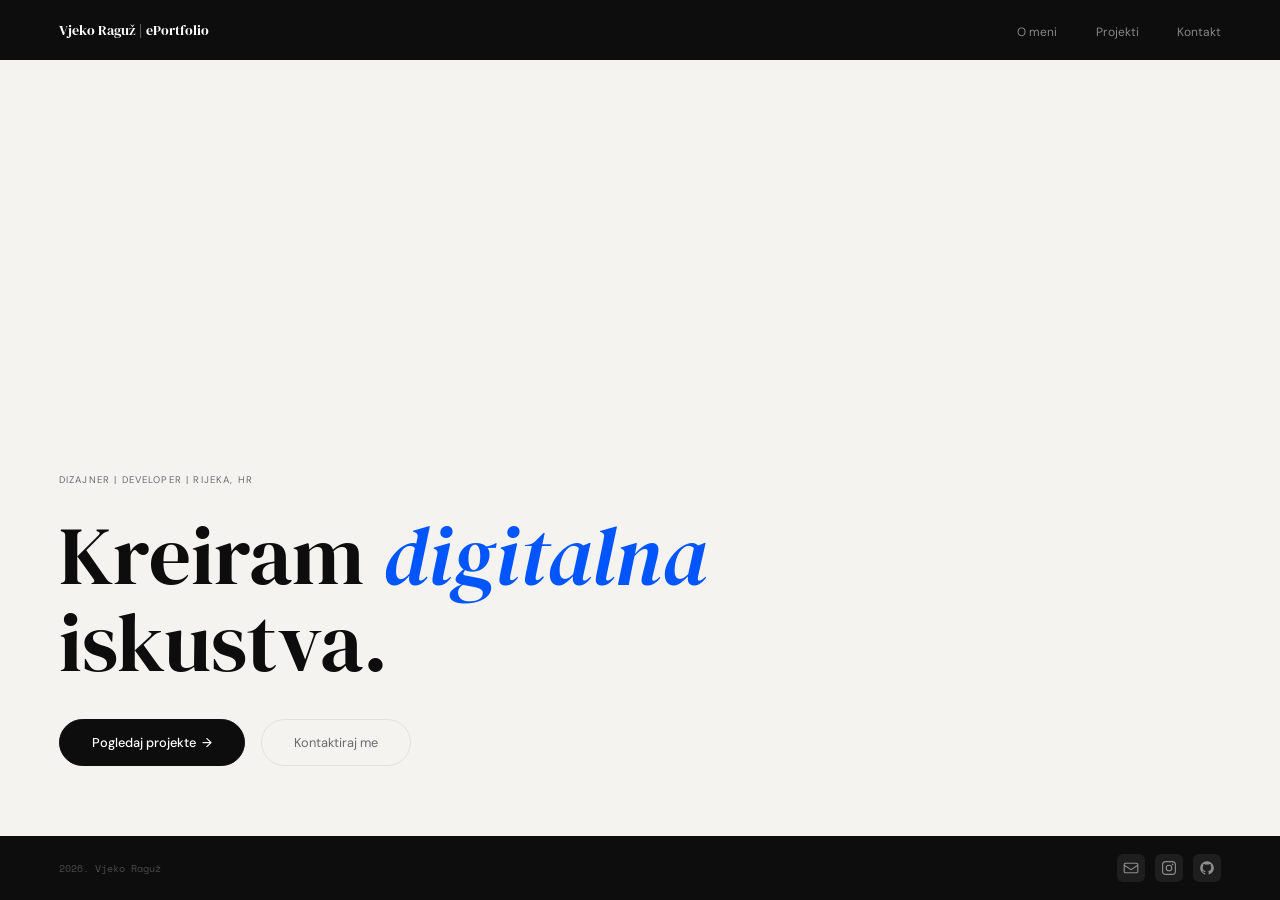
<file: index.html>
<!DOCTYPE html>
<html lang="hr">
<head>
  <meta charset="UTF-8">
  <meta name="viewport" content="width=device-width, initial-scale=1.0">
  <title>Vjeko Raguž | ePortfolio</title>
  <link rel="preconnect" href="https://fonts.googleapis.com">
  <link rel="preconnect" href="https://fonts.gstatic.com" crossorigin>
  <link rel="stylesheet" href="style.css">
</head>
<body class="hero-page">

  <nav class="nav">
    <a href="index.html" class="nav-logo">Vjeko Raguž | ePortfolio</a>
    <ul class="nav-links">
      <li><a href="omeni.html">O meni</a></li>
      <li><a href="projekti.html">Projekti</a></li>
      <li><a href="kontakt.html">Kontakt</a></li>
    </ul>
  </nav>

  <main class="hero-body">
    <p class="hero-eyebrow">Dizajner | Developer | Rijeka, HR</p>
    <h1 class="hero-h1">Kreiram <em>digitalna</em><br>iskustva.</h1>
    <div class="hero-btns">
      <a href="projekti.html" class="btn-primary">Pogledaj projekte &nbsp;→</a>
      <a href="kontakt.html" class="btn-secondary">Kontaktiraj me</a>
    </div>
  </main>

  <footer class="footer">
    <span class="footer-copy">2026. Vjeko Raguž</span>
    <div class="footer-icons">
      <a href="mailto:vjekoraguz04@gmail.com" class="footer-icon" title="Email">
        <svg width="16" height="16" viewBox="0 0 20 20" fill="none" xmlns="http://www.w3.org/2000/svg">
          <rect x="1.5" y="4" width="17" height="12" rx="1.5" stroke="white" stroke-width="1.4"/>
          <path d="M1.5 6.5L10 12L18.5 6.5" stroke="white" stroke-width="1.4"/>
        </svg>
      </a>
      <a href="https://instagram.com/vjekoraguz04" class="footer-icon" target="_blank" rel="noopener" title="Instagram">
        <svg width="16" height="16" viewBox="0 0 20 20" fill="none" xmlns="http://www.w3.org/2000/svg">
          <rect x="2" y="2" width="16" height="16" rx="4" stroke="white" stroke-width="1.4"/>
          <circle cx="10" cy="10" r="3.5" stroke="white" stroke-width="1.4"/>
          <circle cx="14.5" cy="5.5" r="1" fill="white"/>
        </svg>
      </a>
      <a href="https://github.com/VjekoR" class="footer-icon" target="_blank" rel="noopener" title="GitHub">
        <svg width="16" height="16" viewBox="0 0 20 20" fill="white" xmlns="http://www.w3.org/2000/svg">
          <path d="M10 1.5C5.3 1.5 1.5 5.3 1.5 10c0 3.74 2.43 6.92 5.8 8.04.42.08.58-.18.58-.41 0-.2-.01-.73-.01-1.43-2.36.51-2.86-1.14-2.86-1.14-.39-.98-.94-1.24-.94-1.24-.77-.52.06-.51.06-.51.85.06 1.3.87 1.3.87.75 1.29 1.97.92 2.45.7.08-.54.3-.92.54-1.13-1.87-.21-3.84-.94-3.84-4.18 0-.92.33-1.67.87-2.26-.09-.21-.38-1.07.08-2.23 0 0 .71-.23 2.32.87a8.1 8.1 0 012.11-.28c.72 0 1.44.1 2.11.28 1.61-1.1 2.32-.87 2.32-.87.46 1.16.17 2.02.08 2.23.54.59.87 1.34.87 2.26 0 3.25-1.98 3.97-3.86 4.18.3.26.57.77.57 1.55 0 1.12-.01 2.02-.01 2.3 0 .23.16.49.58.41C16.07 16.92 18.5 13.74 18.5 10c0-4.7-3.8-8.5-8.5-8.5z"/>
        </svg>
      </a>
    </div>
  </footer>

</body>
</html>
</file>
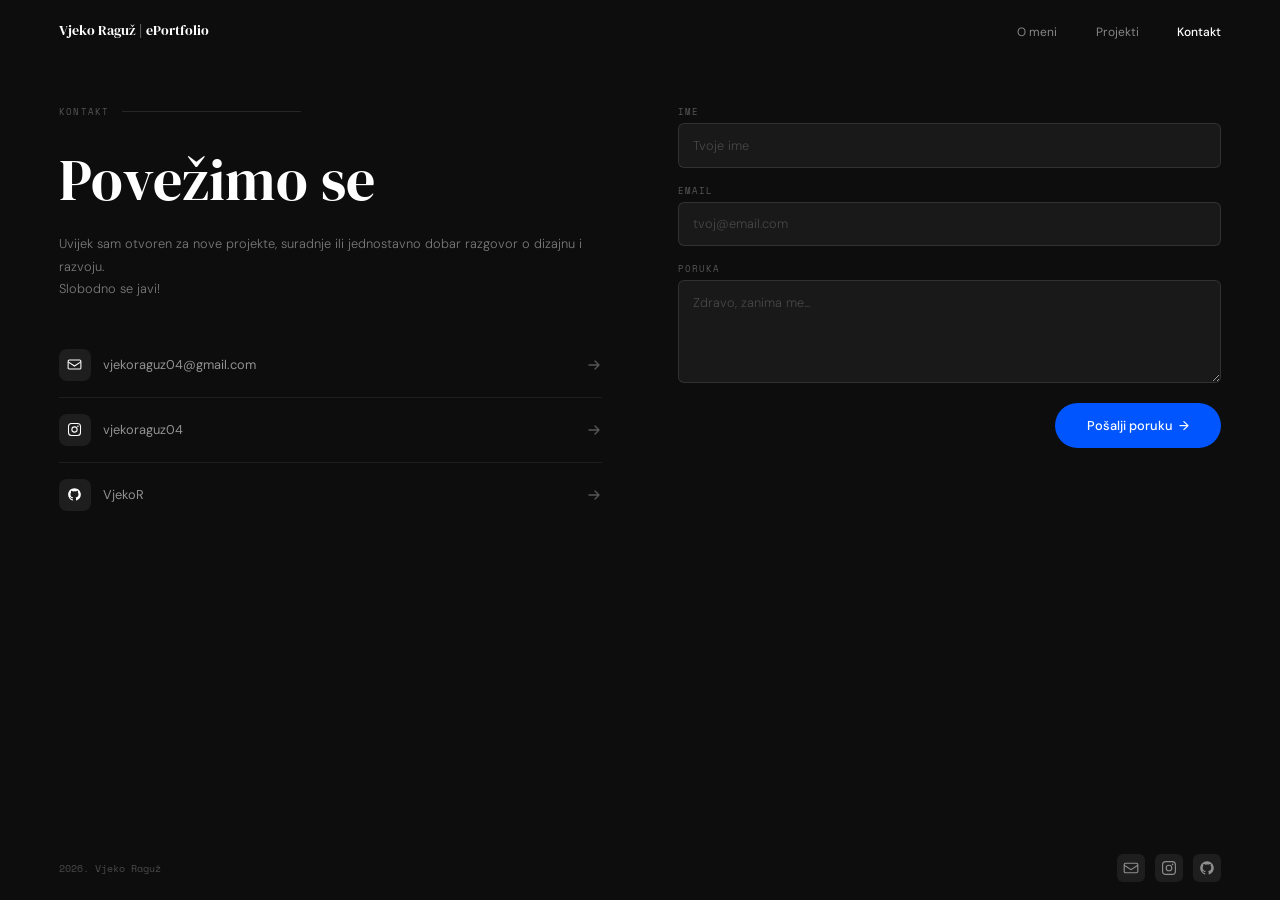
<file: kontakt.html>
<!DOCTYPE html>
<html lang="hr">
<head>
  <meta charset="UTF-8">
  <meta name="viewport" content="width=device-width, initial-scale=1.0">
  <title>Kontakt — Vjeko Raguž | ePortfolio</title>
  <link rel="preconnect" href="https://fonts.googleapis.com">
  <link rel="preconnect" href="https://fonts.gstatic.com" crossorigin>
  <link rel="stylesheet" href="style.css">
</head>
<body class="contact-page">

  <nav class="nav">
    <a href="index.html" class="nav-logo">Vjeko Raguž | ePortfolio</a>
    <ul class="nav-links">
      <li><a href="omeni.html">O meni</a></li>
      <li><a href="projekti.html">Projekti</a></li>
      <li><a href="kontakt.html" class="active">Kontakt</a></li>
    </ul>
  </nav>

  <main class="contact-body">
    <div class="contact-left">
      <span class="section-label section-label-light">KONTAKT</span>
      <h2 class="contact-title">Povežimo se</h2>
      <p class="contact-sub">Uvijek sam otvoren za nove projekte, suradnje ili jednostavno dobar razgovor o dizajnu i razvoju.<br>Slobodno se javi!</p>
      <div class="contact-links">
        <a href="mailto:vjekoraguz04@gmail.com" class="contact-link">
          <span class="c-icon">
            <svg width="15" height="15" viewBox="0 0 20 20" fill="none" xmlns="http://www.w3.org/2000/svg">
              <rect x="1.5" y="4" width="17" height="12" rx="1.5" stroke="white" stroke-width="1.4"/>
              <path d="M1.5 6.5L10 12L18.5 6.5" stroke="white" stroke-width="1.4"/>
            </svg>
          </span>
          vjekoraguz04@gmail.com
          <svg class="c-arrow" width="16" height="16" viewBox="0 0 16 16" fill="none" xmlns="http://www.w3.org/2000/svg">
            <path d="M3 8h10M9 4l4 4-4 4" stroke="white" stroke-width="1.4" stroke-linecap="round" stroke-linejoin="round"/>
          </svg>
        </a>
        <a href="https://instagram.com/vjekoraguz04" class="contact-link" target="_blank" rel="noopener">
          <span class="c-icon">
            <svg width="15" height="15" viewBox="0 0 20 20" fill="none" xmlns="http://www.w3.org/2000/svg">
              <rect x="2" y="2" width="16" height="16" rx="4" stroke="white" stroke-width="1.4"/>
              <circle cx="10" cy="10" r="3.5" stroke="white" stroke-width="1.4"/>
              <circle cx="14.5" cy="5.5" r="1" fill="white"/>
            </svg>
          </span>
          vjekoraguz04
          <svg class="c-arrow" width="16" height="16" viewBox="0 0 16 16" fill="none" xmlns="http://www.w3.org/2000/svg">
            <path d="M3 8h10M9 4l4 4-4 4" stroke="white" stroke-width="1.4" stroke-linecap="round" stroke-linejoin="round"/>
          </svg>
        </a>
        <a href="https://github.com/VjekoR" class="contact-link" target="_blank" rel="noopener">
          <span class="c-icon">
            <svg width="15" height="15" viewBox="0 0 20 20" fill="white" xmlns="http://www.w3.org/2000/svg">
              <path d="M10 1.5C5.3 1.5 1.5 5.3 1.5 10c0 3.74 2.43 6.92 5.8 8.04.42.08.58-.18.58-.41 0-.2-.01-.73-.01-1.43-2.36.51-2.86-1.14-2.86-1.14-.39-.98-.94-1.24-.94-1.24-.77-.52.06-.51.06-.51.85.06 1.3.87 1.3.87.75 1.29 1.97.92 2.45.7.08-.54.3-.92.54-1.13-1.87-.21-3.84-.94-3.84-4.18 0-.92.33-1.67.87-2.26-.09-.21-.38-1.07.08-2.23 0 0 .71-.23 2.32.87a8.1 8.1 0 012.11-.28c.72 0 1.44.1 2.11.28 1.61-1.1 2.32-.87 2.32-.87.46 1.16.17 2.02.08 2.23.54.59.87 1.34.87 2.26 0 3.25-1.98 3.97-3.86 4.18.3.26.57.77.57 1.55 0 1.12-.01 2.02-.01 2.3 0 .23.16.49.58.41C16.07 16.92 18.5 13.74 18.5 10c0-4.7-3.8-8.5-8.5-8.5z"/>
            </svg>
          </span>
          VjekoR
          <svg class="c-arrow" width="16" height="16" viewBox="0 0 16 16" fill="none" xmlns="http://www.w3.org/2000/svg">
            <path d="M3 8h10M9 4l4 4-4 4" stroke="white" stroke-width="1.4" stroke-linecap="round" stroke-linejoin="round"/>
          </svg>
        </a>
      </div>
    </div>

    <form class="contact-form" onsubmit="handleSubmit(event)">
      <div class="f-group">
        <label class="f-label">IME</label>
        <input class="f-input" type="text" placeholder="Tvoje ime" required>
      </div>
      <div class="f-group">
        <label class="f-label">EMAIL</label>
        <input class="f-input" type="email" placeholder="tvoj@email.com" required>
      </div>
      <div class="f-group">
        <label class="f-label">PORUKA</label>
        <textarea class="f-input" placeholder="Zdravo, zanima me..." required></textarea>
      </div>
      <button class="f-btn" type="submit">Pošalji poruku &nbsp;→</button>
    </form>
  </main>

  <footer class="footer">
    <span class="footer-copy">2026. Vjeko Raguž</span>
    <div class="footer-icons">
      <a href="mailto:vjekoraguz04@gmail.com" class="footer-icon" title="Email">
        <svg width="16" height="16" viewBox="0 0 20 20" fill="none" xmlns="http://www.w3.org/2000/svg">
          <rect x="1.5" y="4" width="17" height="12" rx="1.5" stroke="white" stroke-width="1.4"/>
          <path d="M1.5 6.5L10 12L18.5 6.5" stroke="white" stroke-width="1.4"/>
        </svg>
      </a>
      <a href="https://instagram.com/vjekoraguz04" class="footer-icon" target="_blank" rel="noopener" title="Instagram">
        <svg width="16" height="16" viewBox="0 0 20 20" fill="none" xmlns="http://www.w3.org/2000/svg">
          <rect x="2" y="2" width="16" height="16" rx="4" stroke="white" stroke-width="1.4"/>
          <circle cx="10" cy="10" r="3.5" stroke="white" stroke-width="1.4"/>
          <circle cx="14.5" cy="5.5" r="1" fill="white"/>
        </svg>
      </a>
      <a href="https://github.com/VjekoR" class="footer-icon" target="_blank" rel="noopener" title="GitHub">
        <svg width="16" height="16" viewBox="0 0 20 20" fill="white" xmlns="http://www.w3.org/2000/svg">
          <path d="M10 1.5C5.3 1.5 1.5 5.3 1.5 10c0 3.74 2.43 6.92 5.8 8.04.42.08.58-.18.58-.41 0-.2-.01-.73-.01-1.43-2.36.51-2.86-1.14-2.86-1.14-.39-.98-.94-1.24-.94-1.24-.77-.52.06-.51.06-.51.85.06 1.3.87 1.3.87.75 1.29 1.97.92 2.45.7.08-.54.3-.92.54-1.13-1.87-.21-3.84-.94-3.84-4.18 0-.92.33-1.67.87-2.26-.09-.21-.38-1.07.08-2.23 0 0 .71-.23 2.32.87a8.1 8.1 0 012.11-.28c.72 0 1.44.1 2.11.28 1.61-1.1 2.32-.87 2.32-.87.46 1.16.17 2.02.08 2.23.54.59.87 1.34.87 2.26 0 3.25-1.98 3.97-3.86 4.18.3.26.57.77.57 1.55 0 1.12-.01 2.02-.01 2.3 0 .23.16.49.58.41C16.07 16.92 18.5 13.74 18.5 10c0-4.7-3.8-8.5-8.5-8.5z"/>
        </svg>
      </a>
    </div>
  </footer>

  <script>
    function handleSubmit(e) {
      e.preventDefault();
      const btn = e.target.querySelector('.f-btn');
      btn.textContent = 'Poslano!';
      btn.style.opacity = '0.6';
      btn.disabled = true;
      setTimeout(() => {
        btn.textContent = 'Pošalji poruku';
        btn.style.opacity = '';
        btn.disabled = false;
        e.target.reset();
      }, 3000);
    }
  </script>

</body>
</html>
</file>
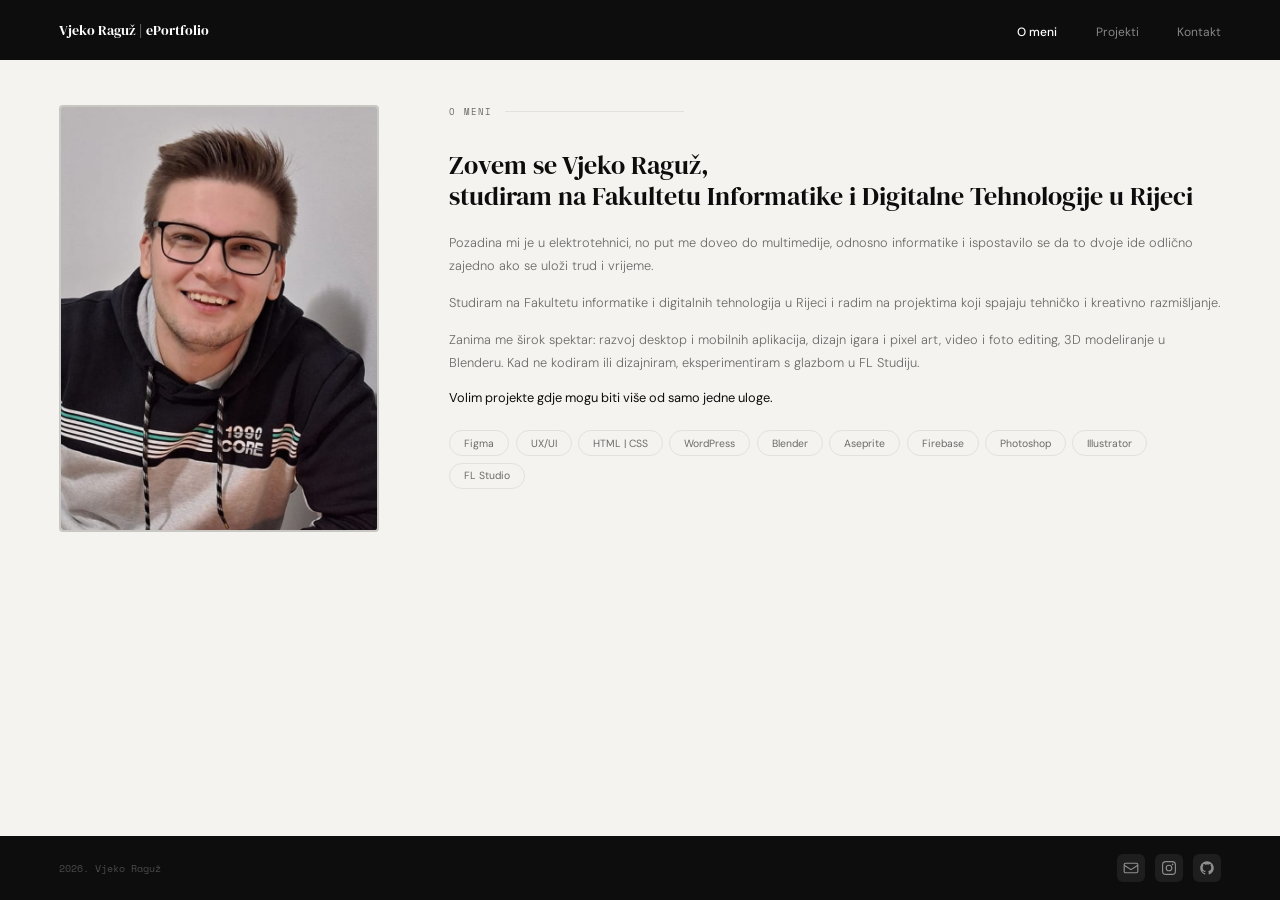
<file: omeni.html>
<!DOCTYPE html>
<html lang="hr">
<head>
  <meta charset="UTF-8">
  <meta name="viewport" content="width=device-width, initial-scale=1.0">
  <title>O meni — Vjeko Raguž | ePortfolio</title>
  <link rel="preconnect" href="https://fonts.googleapis.com">
  <link rel="preconnect" href="https://fonts.gstatic.com" crossorigin>
  <link rel="stylesheet" href="style.css">
</head>
<body class="about-page">

  <nav class="nav">
    <a href="index.html" class="nav-logo">Vjeko Raguž | ePortfolio</a>
    <ul class="nav-links">
      <li><a href="omeni.html" class="active">O meni</a></li>
      <li><a href="projekti.html">Projekti</a></li>
      <li><a href="kontakt.html">Kontakt</a></li>
    </ul>
  </nav>

  <main class="about-body">
    <div class="about-photo-wrap">
      <img
        class="about-photo"
        src="assets/img/profile.png"
        alt="Vjeko Raguž"
        style="border: 2px solid #C8C7C2;"
      >
    </div>

    <div>
      <span class="section-label">O MENI</span>
      <h2 class="about-title">Zovem se Vjeko Raguž,&nbsp;<br>studiram na Fakultetu Informatike i Digitalne Tehnologije u Rijeci</h2>

      <p class="about-bio">Pozadina mi je u elektrotehnici, no put me doveo do multimedije, odnosno informatike i ispostavilo se da to dvoje ide odlično zajedno ako se uloži trud i vrijeme.</p>

      <p class="about-bio">Studiram na Fakultetu informatike i digitalnih tehnologija u Rijeci i radim na projektima koji spajaju tehničko i kreativno razmišljanje.</p>

      <p class="about-bio">Zanima me širok spektar: razvoj desktop i mobilnih aplikacija, dizajn igara i pixel art, video i foto editing, 3D modeliranje u Blenderu. Kad ne kodiram ili dizajniram, eksperimentiram s glazbom u FL Studiju.</p>

      <p class="about-tagline">Volim projekte gdje mogu biti više od samo jedne uloge.</p>

      <div class="skills">
        <span class="skill">Figma</span>
        <span class="skill">UX/UI</span>
        <span class="skill">HTML | CSS</span>
        <span class="skill">WordPress</span>
        <span class="skill">Blender</span>
        <span class="skill">Aseprite</span>
        <span class="skill">Firebase</span>
        <span class="skill">Photoshop</span>
        <span class="skill">Illustrator</span>
        <span class="skill">FL Studio</span>
      </div>
    </div>
  </main>

  <footer class="footer">
    <span class="footer-copy">2026. Vjeko Raguž</span>
    <div class="footer-icons">
      <a href="mailto:vjekoraguz04@gmail.com" class="footer-icon" title="Email">
        <svg width="16" height="16" viewBox="0 0 20 20" fill="none" xmlns="http://www.w3.org/2000/svg">
          <rect x="1.5" y="4" width="17" height="12" rx="1.5" stroke="white" stroke-width="1.4"/>
          <path d="M1.5 6.5L10 12L18.5 6.5" stroke="white" stroke-width="1.4"/>
        </svg>
      </a>
      <a href="https://instagram.com/vjekoraguz04" class="footer-icon" target="_blank" rel="noopener" title="Instagram">
        <svg width="16" height="16" viewBox="0 0 20 20" fill="none" xmlns="http://www.w3.org/2000/svg">
          <rect x="2" y="2" width="16" height="16" rx="4" stroke="white" stroke-width="1.4"/>
          <circle cx="10" cy="10" r="3.5" stroke="white" stroke-width="1.4"/>
          <circle cx="14.5" cy="5.5" r="1" fill="white"/>
        </svg>
      </a>
      <a href="https://github.com/VjekoR" class="footer-icon" target="_blank" rel="noopener" title="GitHub">
        <svg width="16" height="16" viewBox="0 0 20 20" fill="white" xmlns="http://www.w3.org/2000/svg">
          <path d="M10 1.5C5.3 1.5 1.5 5.3 1.5 10c0 3.74 2.43 6.92 5.8 8.04.42.08.58-.18.58-.41 0-.2-.01-.73-.01-1.43-2.36.51-2.86-1.14-2.86-1.14-.39-.98-.94-1.24-.94-1.24-.77-.52.06-.51.06-.51.85.06 1.3.87 1.3.87.75 1.29 1.97.92 2.45.7.08-.54.3-.92.54-1.13-1.87-.21-3.84-.94-3.84-4.18 0-.92.33-1.67.87-2.26-.09-.21-.38-1.07.08-2.23 0 0 .71-.23 2.32.87a8.1 8.1 0 012.11-.28c.72 0 1.44.1 2.11.28 1.61-1.1 2.32-.87 2.32-.87.46 1.16.17 2.02.08 2.23.54.59.87 1.34.87 2.26 0 3.25-1.98 3.97-3.86 4.18.3.26.57.77.57 1.55 0 1.12-.01 2.02-.01 2.3 0 .23.16.49.58.41C16.07 16.92 18.5 13.74 18.5 10c0-4.7-3.8-8.5-8.5-8.5z"/>
        </svg>
      </a>
    </div>
  </footer>

</body>
</html>
</file>
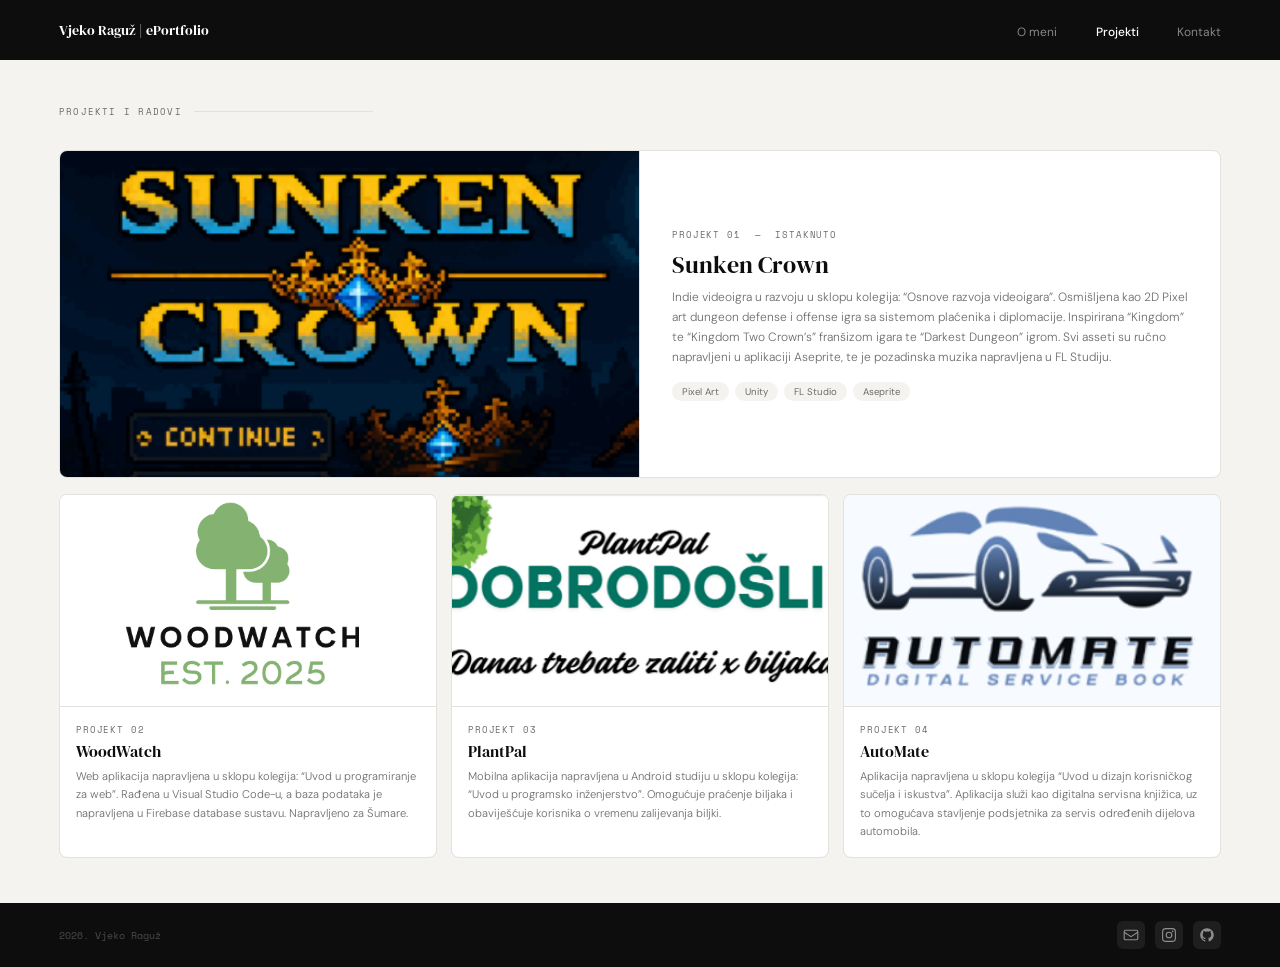
<file: projekti.html>
<!DOCTYPE html>
<html lang="hr">
<head>
  <meta charset="UTF-8">
  <meta name="viewport" content="width=device-width, initial-scale=1.0">
  <title>Projekti — Vjeko Raguž | ePortfolio</title>
  <link rel="preconnect" href="https://fonts.googleapis.com">
  <link rel="preconnect" href="https://fonts.gstatic.com" crossorigin>
  <link rel="stylesheet" href="style.css">
</head>
<body class="projects-page">

  <nav class="nav">
    <a href="index.html" class="nav-logo">Vjeko Raguž | ePortfolio</a>
    <ul class="nav-links">
      <li><a href="omeni.html">O meni</a></li>
      <li><a href="projekti.html" class="active">Projekti</a></li>
      <li><a href="kontakt.html">Kontakt</a></li>
    </ul>
  </nav>

  <main class="projects-body">
    <span class="section-label">PROJEKTI I RADOVI</span>

    <!-- Featured project -->
    <div class="featured">
      <img
        class="featured-img"
        src="assets/img/proj_1.png"
        alt="Sunken Crown"
      >
      <div class="featured-body">
        <span class="proj-num">Projekt 01 &nbsp;—&nbsp; Istaknuto</span>
        <h3 class="proj-title">Sunken Crown</h3>
        <p class="proj-desc">Indie videoigra u razvoju u sklopu kolegija: &ldquo;Osnove razvoja videoigara&rdquo;. Osmišljena kao 2D Pixel art dungeon defense i offense igra sa sistemom plaćenika i diplomacije. Inspirirana &ldquo;Kingdom&rdquo; te &ldquo;Kingdom Two Crown&rsquo;s&rdquo; franšizom igara te &ldquo;Darkest Dungeon&rdquo; igrom. Svi asseti su ručno napravljeni u aplikaciji Aseprite, te je pozadinska muzika napravljena u FL Studiju.</p>
        <div class="proj-tags">
          <span class="proj-tag">Pixel Art</span>
          <span class="proj-tag">Unity</span>
          <span class="proj-tag">FL Studio</span>
          <span class="proj-tag">Aseprite</span>
        </div>
      </div>
    </div>

    <!-- Projects grid -->
    <div class="proj-grid">
      <div class="proj-card">
        <img
          class="proj-card-img"
          src="assets/img/proj_3.png"
          alt="WoodWatch"
        >
        <div class="proj-card-body">
          <span class="proj-num">Projekt 02</span>
          <h4 class="proj-card-title">WoodWatch</h4>
          <p class="proj-card-desc">Web aplikacija napravljena u sklopu kolegija: &ldquo;Uvod u programiranje za web&rdquo;. Rađena u Visual Studio Code-u, a baza podataka je napravljena u Firebase database sustavu. Napravljeno za Šumare.</p>
        </div>
      </div>

      <div class="proj-card">
        <img
          class="proj-card-img"
          src="assets/img/proj_2.png"
          alt="PlantPal"
        >
        <div class="proj-card-body">
          <span class="proj-num">Projekt 03</span>
          <h4 class="proj-card-title">PlantPal</h4>
          <p class="proj-card-desc">Mobilna aplikacija napravljena u Android studiju u sklopu kolegija: &ldquo;Uvod u programsko inženjerstvo&rdquo;. Omogućuje praćenje biljaka i obaviješćuje korisnika o vremenu zalijevanja biljki.</p>
        </div>
      </div>

      <div class="proj-card">
        <img
          class="proj-card-img"
          src="assets/img/proj_4.png"
          alt="AutoMate"
        >
        <div class="proj-card-body">
          <span class="proj-num">Projekt 04</span>
          <h4 class="proj-card-title">AutoMate</h4>
          <p class="proj-card-desc">Aplikacija napravljena u sklopu kolegija &ldquo;Uvod u dizajn korisničkog sučelja i iskustva&rdquo;. Aplikacija služi kao digitalna servisna knjižica, uz to omogućava stavljenje podsjetnika za servis određenih dijelova automobila.</p>
        </div>
      </div>
    </div>
  </main>

  <footer class="footer">
    <span class="footer-copy">2026. Vjeko Raguž</span>
    <div class="footer-icons">
      <a href="mailto:vjekoraguz04@gmail.com" class="footer-icon" title="Email">
        <svg width="16" height="16" viewBox="0 0 20 20" fill="none" xmlns="http://www.w3.org/2000/svg">
          <rect x="1.5" y="4" width="17" height="12" rx="1.5" stroke="white" stroke-width="1.4"/>
          <path d="M1.5 6.5L10 12L18.5 6.5" stroke="white" stroke-width="1.4"/>
        </svg>
      </a>
      <a href="https://instagram.com/vjekoraguz04" class="footer-icon" target="_blank" rel="noopener" title="Instagram">
        <svg width="16" height="16" viewBox="0 0 20 20" fill="none" xmlns="http://www.w3.org/2000/svg">
          <rect x="2" y="2" width="16" height="16" rx="4" stroke="white" stroke-width="1.4"/>
          <circle cx="10" cy="10" r="3.5" stroke="white" stroke-width="1.4"/>
          <circle cx="14.5" cy="5.5" r="1" fill="white"/>
        </svg>
      </a>
      <a href="https://github.com/VjekoR" class="footer-icon" target="_blank" rel="noopener" title="GitHub">
        <svg width="16" height="16" viewBox="0 0 20 20" fill="white" xmlns="http://www.w3.org/2000/svg">
          <path d="M10 1.5C5.3 1.5 1.5 5.3 1.5 10c0 3.74 2.43 6.92 5.8 8.04.42.08.58-.18.58-.41 0-.2-.01-.73-.01-1.43-2.36.51-2.86-1.14-2.86-1.14-.39-.98-.94-1.24-.94-1.24-.77-.52.06-.51.06-.51.85.06 1.3.87 1.3.87.75 1.29 1.97.92 2.45.7.08-.54.3-.92.54-1.13-1.87-.21-3.84-.94-3.84-4.18 0-.92.33-1.67.87-2.26-.09-.21-.38-1.07.08-2.23 0 0 .71-.23 2.32.87a8.1 8.1 0 012.11-.28c.72 0 1.44.1 2.11.28 1.61-1.1 2.32-.87 2.32-.87.46 1.16.17 2.02.08 2.23.54.59.87 1.34.87 2.26 0 3.25-1.98 3.97-3.86 4.18.3.26.57.77.57 1.55 0 1.12-.01 2.02-.01 2.3 0 .23.16.49.58.41C16.07 16.92 18.5 13.74 18.5 10c0-4.7-3.8-8.5-8.5-8.5z"/>
        </svg>
      </a>
    </div>
  </footer>

</body>
</html>
</file>
<file: style.css>
/* ──────────────────────────────────────────
   VJEKO RAGUŽ — ePortfolio
   Fonts: DM Serif Display · DM Sans · Space Mono
   ────────────────────────────────────────── */

@import url('https://fonts.googleapis.com/css2?family=DM+Serif+Display:ital@0;1&family=DM+Sans:wght@300;400;500&family=Space+Mono&display=swap');

:root {
  --cream:  #F4F3EF;
  --dark:   #0D0D0D;
  --accent: #0055FF;
  --gray:   #6B6B6B;
  --border: #E2E1DC;
  --white:  #FFFFFF;
  --px:     clamp(1.5rem, 4.6vw, 5.5rem);
}

*, *::before, *::after { box-sizing: border-box; margin: 0; padding: 0; }
html { scroll-behavior: smooth; }
body { font-family: 'DM Sans', sans-serif; -webkit-font-smoothing: antialiased; }
a { text-decoration: none; color: inherit; }
img { display: block; max-width: 100%; }

/* ── NAVBAR ─────────────────────────────── */
.nav {
  display: flex;
  align-items: center;
  justify-content: space-between;
  height: clamp(52px, 4.7vw, 90px);
  padding: 0 var(--px);
  background: var(--dark);
  position: sticky;
  top: 0;
  z-index: 100;
}
.nav-logo {
  font-family: 'DM Serif Display', serif;
  font-size: clamp(0.85rem, 1vw, 1.125rem);
  color: var(--white);
  white-space: nowrap;
}
.nav-links {
  display: flex;
  gap: clamp(1.5rem, 3vw, 3.5rem);
  list-style: none;
}
.nav-links a {
  font-size: clamp(0.75rem, 0.875vw, 1rem);
  font-weight: 400;
  color: rgba(255,255,255,0.5);
  transition: color 0.2s;
}
.nav-links a:hover,
.nav-links a.active { color: var(--white); font-weight: 500; }

/* ── FOOTER (dark — all pages) ───────────── */
.footer {
  background: var(--dark);
  padding: clamp(0.75rem, 1.4vw, 1.5rem) var(--px);
  display: flex;
  align-items: center;
  justify-content: space-between;
}
.footer-copy {
  font-family: 'Space Mono', monospace;
  font-size: clamp(0.6rem, 0.73vw, 0.875rem);
  color: rgba(255,255,255,0.25);
}
.footer-icons { display: flex; gap: 0.625rem; }
.footer-icon {
  width: clamp(28px, 2.1vw, 40px);
  height: clamp(28px, 2.1vw, 40px);
  border-radius: 6px;
  background: rgba(255,255,255,0.07);
  display: flex;
  align-items: center;
  justify-content: center;
  transition: background 0.2s;
}
.footer-icon:hover { background: rgba(255,255,255,0.14); }
.footer-icon svg { opacity: 0.5; transition: opacity 0.2s; }
.footer-icon:hover svg { opacity: 1; }

/* ── SECTION LABEL (Space Mono + line) ────── */
.section-label {
  font-family: 'Space Mono', monospace;
  font-size: clamp(0.55rem, 0.65vw, 0.75rem);
  letter-spacing: 0.14em;
  text-transform: uppercase;
  color: var(--gray);
  display: flex;
  align-items: center;
  gap: 12px;
  margin-bottom: clamp(1.5rem, 2.5vw, 3.5rem);
}
.section-label::after {
  content: '';
  width: clamp(80px, 14vw, 220px);
  height: 1px;
  background: var(--border);
  display: block;
}
.section-label-light {
  color: rgba(255,255,255,0.3);
}
.section-label-light::after {
  background: rgba(255,255,255,0.1);
}

/* ═══════════════════════════════════════
   HERO (index.html)
   ═══════════════════════════════════════ */
.hero-page {
  background: var(--cream);
  min-height: 100vh;
  display: grid;
  grid-template-rows: auto 1fr auto;
}
.hero-body {
  display: flex;
  flex-direction: column;
  justify-content: flex-end;
  padding: clamp(3rem, 5vw, 7rem) var(--px) clamp(3rem, 5.5vw, 8rem);
}
.hero-eyebrow {
  font-size: clamp(0.6rem, 0.73vw, 0.875rem);
  letter-spacing: 0.12em;
  text-transform: uppercase;
  color: var(--gray);
  margin-bottom: clamp(1.25rem, 2vw, 2.5rem);
}
.hero-h1 {
  font-family: 'DM Serif Display', serif;
  font-size: clamp(2.5rem, 6.5vw, 8rem);
  font-weight: 400;
  line-height: 1.05;
  color: var(--dark);
  margin-bottom: clamp(1.5rem, 2.5vw, 3.5rem);
}
.hero-h1 em {
  font-style: italic;
  color: var(--accent);
}
.hero-btns {
  display: flex;
  align-items: center;
  gap: 1rem;
  flex-wrap: wrap;
}
.btn-primary {
  display: inline-flex;
  align-items: center;
  gap: 8px;
  padding: clamp(0.7rem, 1.1vw, 1.3rem) clamp(1.5rem, 2.5vw, 3rem);
  background: var(--dark);
  color: var(--white);
  font-family: 'DM Sans', sans-serif;
  font-size: clamp(0.8rem, 0.9vw, 1rem);
  font-weight: 500;
  border: 1.5px solid var(--dark);
  border-radius: 100px;
  cursor: pointer;
  transition: background 0.2s, border-color 0.2s;
}
.btn-primary:hover { background: var(--accent); border-color: var(--accent); }
.btn-secondary {
  display: inline-flex;
  align-items: center;
  padding: clamp(0.7rem, 1.1vw, 1.3rem) clamp(1.5rem, 2.5vw, 3rem);
  background: transparent;
  color: var(--gray);
  font-family: 'DM Sans', sans-serif;
  font-size: clamp(0.8rem, 0.9vw, 1rem);
  font-weight: 400;
  border: 1.5px solid var(--border);
  border-radius: 100px;
  cursor: pointer;
  transition: border-color 0.2s, color 0.2s;
}
.btn-secondary:hover { border-color: var(--dark); color: var(--dark); }

/* ═══════════════════════════════════════
   O MENI (omeni.html)
   ═══════════════════════════════════════ */
.about-page { background: var(--cream); min-height: 100vh; display: grid; grid-template-rows: auto 1fr auto; }
.about-body {
  padding: clamp(2rem, 3.5vw, 5rem) var(--px);
  display: grid;
  grid-template-columns: clamp(240px, 25vw, 380px) 1fr;
  gap: clamp(2rem, 5.5vw, 7rem);
  align-items: start;
}
.about-photo-wrap { position: relative; }
.about-photo {
  width: 100%;
  aspect-ratio: 3/4;
  object-fit: cover;
  display: block;
  border-radius: 4px;
  background: var(--border);
}
.about-photo-border {
  position: absolute;
  top: -10px;
  right: -10px;
  width: 100%;
  height: 100%;
  border: 1.5px solid var(--accent);
  border-radius: 4px;
  pointer-events: none;
}
.about-title {
  font-family: 'DM Serif Display', serif;
  font-size: clamp(1.25rem, 2vw, 2.25rem);
  font-weight: 400;
  line-height: 1.2;
  color: var(--dark);
  margin-bottom: clamp(1rem, 1.5vw, 2rem);
}
.about-bio {
  font-size: clamp(0.8rem, 0.9vw, 1rem);
  font-weight: 300;
  line-height: 1.8;
  color: var(--gray);
  margin-bottom: 0.875rem;
}
.about-tagline {
  font-size: clamp(0.8rem, 0.9vw, 1rem);
  font-weight: 400;
  color: var(--dark);
  margin-top: 0.25rem;
  margin-bottom: clamp(1rem, 1.8vw, 2.5rem);
  line-height: 1.5;
}
.skills {
  display: flex;
  flex-wrap: wrap;
  gap: 0.4rem;
}
.skill {
  font-size: clamp(0.65rem, 0.73vw, 0.875rem);
  padding: 0.35rem 0.875rem;
  border: 1px solid var(--border);
  border-radius: 100px;
  color: var(--gray);
  background: transparent;
}
.skill.hi {
  border-color: var(--accent);
  color: var(--accent);
  background: #EEF3FF;
}

/* ═══════════════════════════════════════
   PROJEKTI (projekti.html)
   ═══════════════════════════════════════ */
.projects-page { background: var(--cream); min-height: 100vh; display: grid; grid-template-rows: auto 1fr auto; }
.projects-body { padding: clamp(2rem, 3.5vw, 5rem) var(--px); }

.featured {
  display: grid;
  grid-template-columns: 1fr 1fr;
  background: var(--white);
  border: 1px solid var(--border);
  border-radius: 8px;
  overflow: hidden;
  margin-bottom: 1rem;
  text-decoration: none;
  color: inherit;
  transition: transform 0.2s, box-shadow 0.2s;
}
.featured:hover { transform: translateY(-3px); box-shadow: 0 12px 32px rgba(0,0,0,0.07); }
.featured-img {
  width: 100%;
  aspect-ratio: 16/9;
  object-fit: cover;
  display: block;
  border-right: 1px solid var(--border);
  background: var(--border);
}
.featured-body {
  padding: clamp(1.5rem, 2.5vw, 3rem);
  display: flex;
  flex-direction: column;
  justify-content: center;
  gap: 0.625rem;
}
.proj-num {
  font-family: 'Space Mono', monospace;
  font-size: clamp(0.55rem, 0.65vw, 0.75rem);
  letter-spacing: 0.1em;
  text-transform: uppercase;
  color: var(--gray);
}
.proj-title {
  font-family: 'DM Serif Display', serif;
  font-size: clamp(1.25rem, 1.875vw, 2.25rem);
  font-weight: 400;
  color: var(--dark);
  line-height: 1.15;
}
.proj-desc {
  font-size: clamp(0.75rem, 0.875vw, 1rem);
  font-weight: 300;
  line-height: 1.65;
  color: var(--gray);
}
.proj-tags { display: flex; gap: 6px; flex-wrap: wrap; margin-top: 4px; }
.proj-tag {
  font-size: clamp(0.6rem, 0.65vw, 0.75rem);
  padding: 3px 10px;
  border-radius: 100px;
  background: var(--cream);
  color: var(--gray);
}
.proj-tag.hi { background: #EEF3FF; color: var(--accent); }

.proj-grid {
  display: grid;
  grid-template-columns: repeat(3, 1fr);
  gap: 0.875rem;
}
.proj-card {
  background: var(--white);
  border: 1px solid var(--border);
  border-radius: 8px;
  overflow: hidden;
  transition: transform 0.2s, box-shadow 0.2s;
  display: block;
  text-decoration: none;
  color: inherit;
}
.proj-card:hover { transform: translateY(-3px); box-shadow: 0 12px 32px rgba(0,0,0,0.07); }
.proj-card-img {
  width: 100%;
  aspect-ratio: 16/9;
  object-fit: cover;
  display: block;
  border-bottom: 1px solid var(--border);
  background: var(--border);
}
.proj-card-body {
  padding: clamp(0.875rem, 1.25vw, 1.5rem);
  display: flex;
  flex-direction: column;
  gap: 0.375rem;
}
.proj-card-title {
  font-family: 'DM Serif Display', serif;
  font-size: clamp(1rem, 1.25vw, 1.5rem);
  font-weight: 400;
  color: var(--dark);
  line-height: 1.2;
}
.proj-card-desc {
  font-size: clamp(0.7rem, 0.83vw, 1rem);
  font-weight: 300;
  line-height: 1.65;
  color: var(--gray);
}

/* ═══════════════════════════════════════
   KONTAKT (kontakt.html)
   ═══════════════════════════════════════ */
.contact-page { background: var(--dark); min-height: 100vh; display: grid; grid-template-rows: auto 1fr auto; }
.contact-body {
  padding: clamp(2rem, 3.5vw, 5rem) var(--px);
  display: grid;
  grid-template-columns: 1fr 1fr;
  gap: clamp(2rem, 6vw, 8rem);
  align-items: start;
}
.contact-title {
  font-family: 'DM Serif Display', serif;
  font-size: clamp(2rem, 4.5vw, 5.5rem);
  font-weight: 400;
  color: var(--white);
  line-height: 1.05;
  margin-bottom: clamp(1rem, 1.8vw, 2.5rem);
}
.contact-sub {
  font-size: clamp(0.8rem, 0.9vw, 1rem);
  font-weight: 300;
  line-height: 1.75;
  color: rgba(255,255,255,0.45);
  margin-bottom: clamp(1.5rem, 2.5vw, 3rem);
}
.contact-links { display: flex; flex-direction: column; }
.contact-link {
  display: flex;
  align-items: center;
  gap: 12px;
  padding: clamp(0.75rem, 1.25vw, 1.5rem) 0;
  border-bottom: 1px solid rgba(255,255,255,0.07);
  color: rgba(255,255,255,0.55);
  font-size: clamp(0.8rem, 0.875vw, 1rem);
  transition: color 0.2s;
}
.contact-link:last-child { border-bottom: none; }
.contact-link:hover { color: var(--white); }
.c-icon {
  width: 32px;
  height: 32px;
  border-radius: 8px;
  background: rgba(255,255,255,0.07);
  display: flex;
  align-items: center;
  justify-content: center;
  flex-shrink: 0;
}
.c-arrow { margin-left: auto; opacity: 0.3; }

.contact-form { display: flex; flex-direction: column; gap: clamp(0.875rem, 1.25vw, 1.5rem); }
.f-group { display: flex; flex-direction: column; gap: 5px; }
.f-label {
  font-family: 'Space Mono', monospace;
  font-size: clamp(0.55rem, 0.65vw, 0.75rem);
  letter-spacing: 0.1em;
  text-transform: uppercase;
  color: rgba(255,255,255,0.3);
}
.f-input {
  background: rgba(255,255,255,0.05);
  border: 1px solid rgba(255,255,255,0.1);
  border-radius: 6px;
  padding: clamp(0.6rem, 1vw, 1.25rem) clamp(0.875rem, 1vw, 1.25rem);
  color: rgba(255,255,255,0.8);
  font-family: 'DM Sans', sans-serif;
  font-size: clamp(0.8rem, 0.875vw, 1rem);
  font-weight: 300;
  outline: none;
  transition: border-color 0.2s;
  width: 100%;
  -webkit-appearance: none;
}
.f-input::placeholder { color: rgba(255,255,255,0.2); }
.f-input:focus { border-color: var(--accent); }
textarea.f-input { resize: vertical; min-height: clamp(90px, 8vw, 140px); }
.f-btn {
  display: inline-flex;
  align-items: center;
  gap: 8px;
  align-self: flex-end;
  padding: clamp(0.7rem, 1.1vw, 1.3rem) clamp(1.5rem, 2.5vw, 3rem);
  background: var(--accent);
  color: var(--white);
  font-family: 'DM Sans', sans-serif;
  font-size: clamp(0.8rem, 0.9vw, 1rem);
  font-weight: 500;
  border: none;
  border-radius: 100px;
  cursor: pointer;
  margin-top: 4px;
  transition: background 0.2s;
}
.f-btn:hover { background: #004AE0; }

/* ── RESPONSIVE ──────────────────────────── */
@media (max-width: 960px) {
  .about-body { grid-template-columns: 1fr; }
  .featured { grid-template-columns: 1fr; }
  .featured-img { border-right: none; border-bottom: 1px solid var(--border); aspect-ratio: 16/9; }
  .proj-grid { grid-template-columns: 1fr 1fr; }
  .contact-body { grid-template-columns: 1fr; }
}
@media (max-width: 600px) {
  .proj-grid { grid-template-columns: 1fr; }
}
</file>
